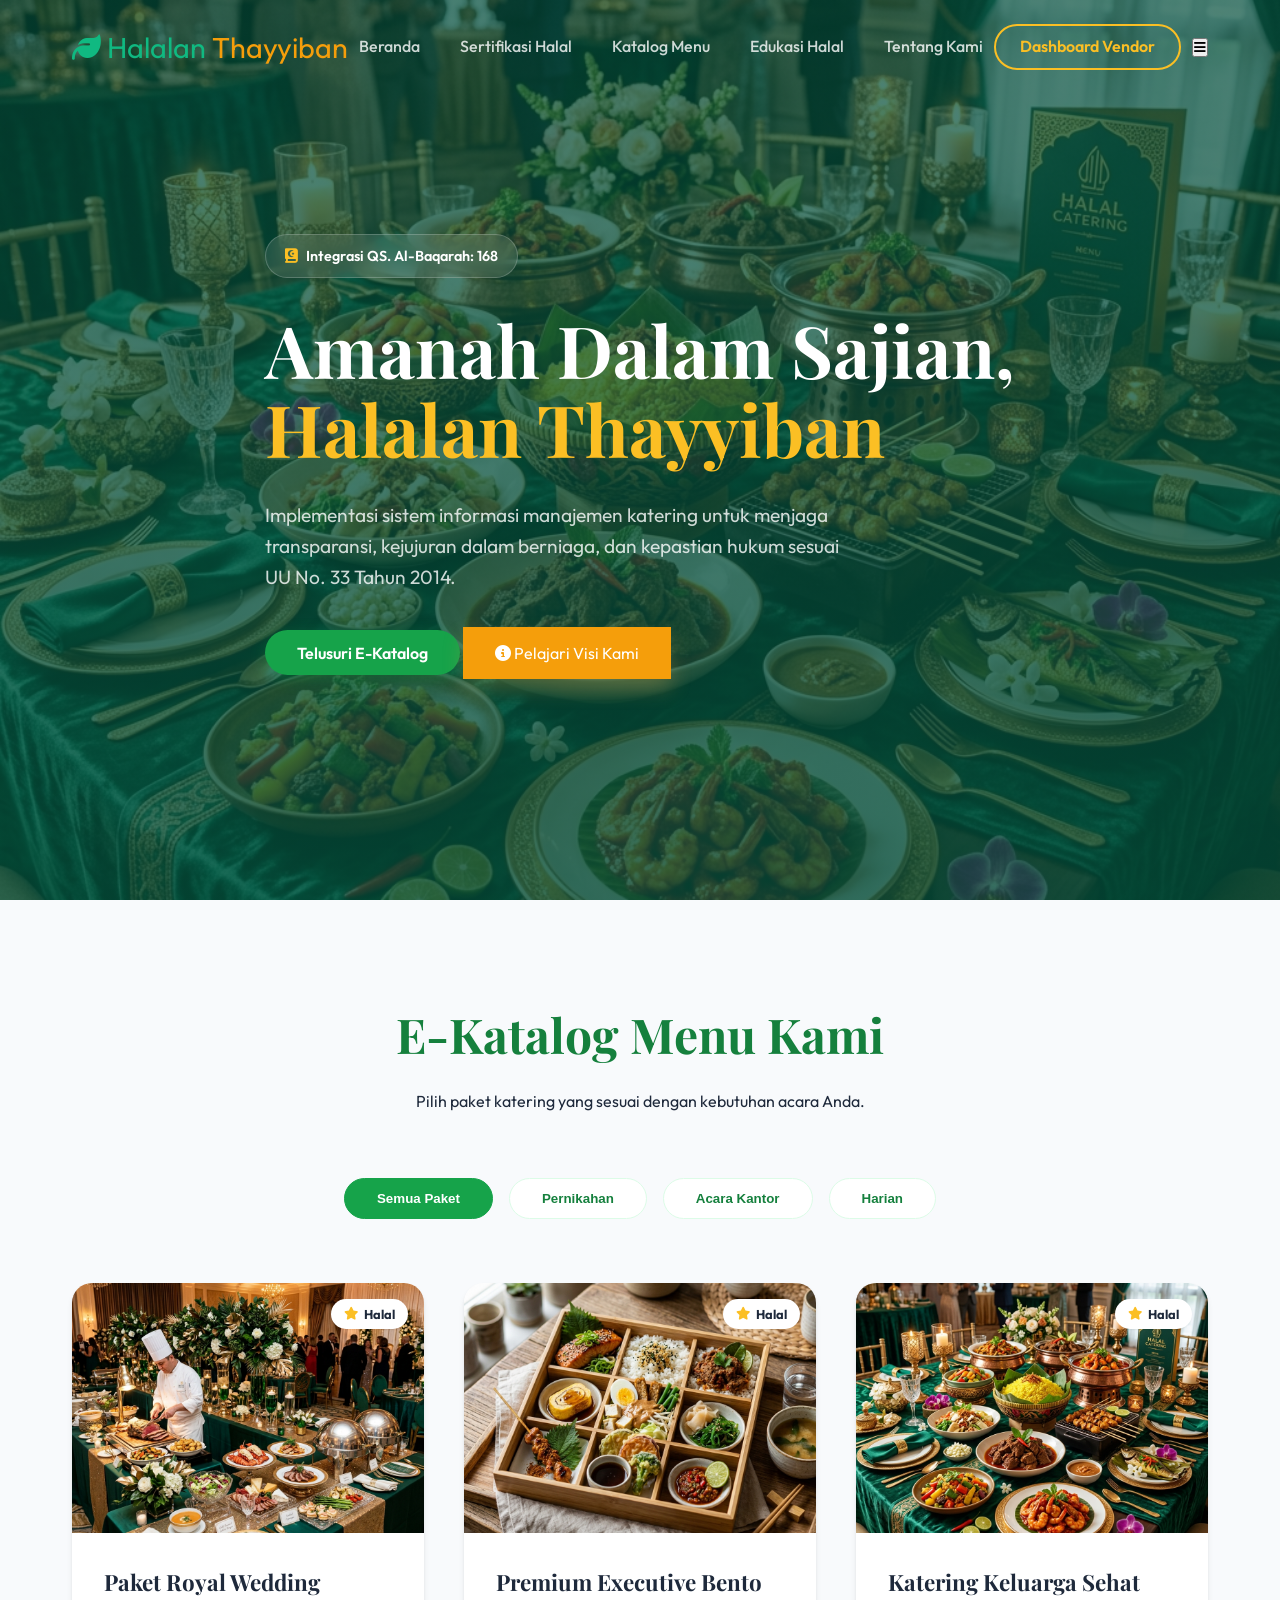
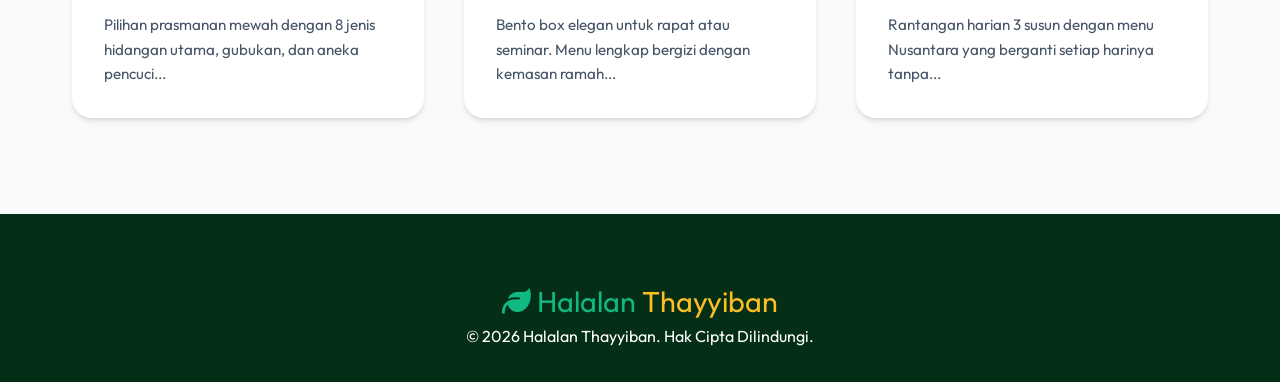
<file: index.html>
<!DOCTYPE html>
<html lang="id">

<head>
    <meta charset="UTF-8">
    <meta name="viewport" content="width=device-width, initial-scale=1.0">
    <title>Halalan Thayyiban | E-Katalog & Manajemen Katering Halal Terintegrasi</title>
    <!-- Google Fonts -->
    <link rel="preconnect" href="https://fonts.googleapis.com">
    <link rel="preconnect" href="https://fonts.gstatic.com" crossorigin>
    <link
        href="https://fonts.googleapis.com/css2?family=Outfit:wght@300;400;500;600;700;800&family=Playfair+Display:wght@600;700&display=swap"
        rel="stylesheet">
    <!-- FontAwesome -->
    <link rel="stylesheet" href="https://cdnjs.cloudflare.com/ajax/libs/font-awesome/6.4.0/css/all.min.css">
    <!-- Custom CSS -->
    <link rel="stylesheet" href="styles.css">
    <style>
        /* Specific Styles for Landing Page */
        .hero {
            background: linear-gradient(rgba(4, 78, 59, 0.7), rgba(4, 78, 59, 0.8)), url('hero.png');
            background-size: cover;
            background-position: center;
            min-height: 100vh;
            color: white;
            text-align: left;
            display: flex;
            align-items: center;
        }

        .hero-container {
            max-width: 1200px;
            text-align: left;
            align-items: flex-start;
        }

        .hero-badge {
            background: rgba(255, 255, 255, 0.1);
            backdrop-filter: blur(10px);
            padding: 0.6rem 1.2rem;
            border-radius: 50px;
            font-size: 0.9rem;
            font-weight: 600;
            margin-bottom: 2rem;
            display: inline-flex;
            align-items: center;
            gap: 0.5rem;
            border: 1px solid rgba(255, 255, 255, 0.2);
        }

        .hero-badge i {
            color: var(--gold-400);
        }

        .hero h1 {
            font-size: 4.5rem;
            line-height: 1.1;
            margin-bottom: 2rem;
            color: white;
        }

        .hero h1 .text-gold {
            color: var(--gold-400);
        }

        .hero p {
            font-size: 1.2rem;
            color: rgba(255, 255, 255, 0.8);
            max-width: 600px;
            margin-bottom: 3rem;
            margin-left: 0;
            text-align: left;
        }

        .hero-buttons {
            justify-content: flex-start;
        }

        .btn-gold {
            background-color: var(--gold-500);
            color: white;
            padding: 1rem 2rem;
            box-shadow: 0 10px 20px rgba(197, 157, 63, 0.3);
        }

        .btn-gold:hover {
            background-color: var(--gold-600);
            transform: translateY(-2px);
        }

        .logo {
            font-size: 1.8rem;
        }

        .logo .text-emerald {
            color: #10b981;
        }

        .logo .text-gold {
            color: var(--gold-500);
        }

        /* Catalog Section */
        .catalog-header {
            text-align: center;
            margin-bottom: 4rem;
        }

        .catalog-header h2 {
            font-size: 3rem;
            color: var(--emerald-700);
            margin-bottom: 1rem;
        }

        .filter-buttons {
            display: flex;
            justify-content: center;
            gap: 1rem;
            margin-bottom: 4rem;
        }

        .filter-btn {
            padding: 0.75rem 2rem;
            border-radius: 50px;
            font-weight: 600;
            border: 1px solid var(--emerald-100);
            background: white;
            color: var(--emerald-700);
            cursor: pointer;
            transition: var(--transition);
        }

        .filter-btn.active {
            background: var(--emerald-600);
            color: white;
            border-color: var(--emerald-600);
        }

        .menu-grid {
            display: grid;
            grid-template-columns: repeat(3, 1fr);
            gap: 2.5rem;
        }

        .menu-card {
            background: white;
            border-radius: 20px;
            overflow: hidden;
            box-shadow: var(--shadow-md);
            transition: var(--transition);
        }

        .menu-card:hover {
            transform: translateY(-10px);
            box-shadow: var(--shadow-lg);
        }

        .menu-img {
            height: 250px;
            position: relative;
        }

        .menu-img img {
            width: 100%;
            height: 100%;
            object-fit: cover;
        }

        .halal-tag {
            position: absolute;
            top: 1rem;
            right: 1rem;
            background: white;
            padding: 0.3rem 0.8rem;
            border-radius: 50px;
            font-size: 0.8rem;
            font-weight: 700;
            display: flex;
            align-items: center;
            gap: 0.4rem;
            box-shadow: var(--shadow-sm);
        }

        .halal-tag i {
            color: var(--gold-400);
        }

        .menu-body {
            padding: 2rem;
        }

        .menu-body h3 {
            font-size: 1.4rem;
            margin-bottom: 0.75rem;
        }

        .menu-body p {
            font-size: 0.95rem;
            color: var(--slate-600);
            margin-bottom: 0;
        }

        .nav-links a {
            color: rgba(255, 255, 255, 0.8);
        }

        .navbar.scrolled .nav-links a {
            color: var(--slate-600);
        }

        .navbar.scrolled .logo .text-emerald {
            color: var(--emerald-600);
        }

        .btn-outline-white-gold {
            border: 2px solid var(--gold-400);
            color: var(--gold-400);
            padding: 0.5rem 1.5rem;
        }

        .navbar.scrolled .btn-outline-white-gold {
            border-color: var(--emerald-600);
            color: var(--emerald-600);
        }
    </style>
</head>

<body>
    <!-- Navbar -->
    <nav class="navbar" id="navbar">
        <div class="container nav-container">
            <a href="#" class="logo">
                <i class="fas fa-leaf text-emerald"></i> <span class="text-emerald">Halalan</span> <span
                    class="text-gold">Thayyiban</span>
            </a>
            <ul class="nav-links">
                <li><a href="index.html">Beranda</a></li>
                <li><a href="sertifikasi.html">Sertifikasi Halal</a></li>
                <li><a href="katalog.html">Katalog Menu</a></li>
                <li><a href="edukasi.html">Edukasi Halal</a></li>
                <li><a href="tentang.html">Tentang Kami</a></li>
            </ul>
            <div class="nav-actions">
                <a href="dashboard.html" class="btn-outline-white-gold">Dashboard Vendor</a>
            </div>
            <button class="mobile-menu-btn">
                <i class="fas fa-bars"></i>
            </button>
        </div>
    </nav>

    <!-- Hero Section -->
    <header id="beranda" class="hero">
        <div class="container hero-container">
            <div class="hero-badge">
                <i class="fas fa-book-quran"></i> Integrasi QS. Al-Baqarah: 168
            </div>
            <h1>Amanah Dalam Sajian,<br><span class="text-gold">Halalan Thayyiban</span></h1>
            <p>Implementasi sistem informasi manajemen katering untuk menjaga transparansi, kejujuran dalam berniaga, dan kepastian hukum sesuai UU No. 33 Tahun 2014.</p>
            <div class="hero-buttons">
                <a href="katalog.html" class="btn-primary">Telusuri E-Katalog</a>
                <a href="edukasi.html" class="btn-gold"><i class="fas fa-info-circle"></i> Pelajari Visi Kami</a>
            </div>
        </div>
    </header>

    <!-- Catalog Section -->
    <section id="katalog" class="section">
        <div class="container">
            <div class="catalog-header">
                <h2>E-Katalog Menu Kami</h2>
                <p>Pilih paket katering yang sesuai dengan kebutuhan acara Anda.</p>
            </div>

            <div class="filter-buttons">
                <button class="filter-btn active">Semua Paket</button>
                <button class="filter-btn">Pernikahan</button>
                <button class="filter-btn">Acara Kantor</button>
                <button class="filter-btn">Harian</button>
            </div>

            <div class="menu-grid">
                <!-- Card 1 -->
                <div class="menu-card" data-category="pernikahan">
                    <div class="menu-img">
                        <img src="wedding.png" alt="Wedding Package">
                        <div class="halal-tag"><i class="fas fa-star"></i> Halal</div>
                    </div>
                    <div class="menu-body">
                        <h3>Paket Royal Wedding</h3>
                        <p>Pilihan prasmanan mewah dengan 8 jenis hidangan utama, gubukan, dan aneka pencuci...</p>
                    </div>
                </div>

                <!-- Card 2 -->
                <div class="menu-card" data-category="acara kantor">
                    <div class="menu-img">
                        <img src="bento.png" alt="Bento Package">
                        <div class="halal-tag"><i class="fas fa-star"></i> Halal</div>
                    </div>
                    <div class="menu-body">
                        <h3>Premium Executive Bento</h3>
                        <p>Bento box elegan untuk rapat atau seminar. Menu lengkap bergizi dengan kemasan ramah...</p>
                    </div>
                </div>

                <!-- Card 3 -->
                <div class="menu-card" data-category="harian">
                    <div class="menu-img">
                        <img src="hero.png" alt="Healthy Catering">
                        <div class="halal-tag"><i class="fas fa-star"></i> Halal</div>
                    </div>
                    <div class="menu-body">
                        <h3>Katering Keluarga Sehat</h3>
                        <p>Rantangan harian 3 susun dengan menu Nusantara yang berganti setiap harinya tanpa...</p>
                    </div>
                </div>
            </div>
        </div>
    </section>

    <!-- Footer (Simplified) -->
    <footer class="footer">
        <div class="container" style="text-align: center;">
            <a href="#" class="logo" style="justify-content: center; margin-bottom: 2rem; color: white;">
                <i class="fas fa-leaf" style="color: #10b981;"></i> <span style="color: #10b981;">Halalan</span> <span
                    style="color: var(--gold-400);">Thayyiban</span>
            </a>
            <p>&copy; 2026 Halalan Thayyiban. Hak Cipta Dilindungi.</p>
        </div>
    </footer>

    <script src="script.js"></script>
</body>

</html>
</file>
<file: styles.css>
:root {
    /* Color Palette - Premium Emerald & Gold */
    --emerald-50: #f0fdf4;
    --emerald-100: #dcfce7;
    --emerald-200: #bbf7d0;
    --emerald-300: #86efac;
    --emerald-400: #4ade80;
    --emerald-500: #22c55e;
    --emerald-600: #16a34a;
    --emerald-700: #15803d;
    --emerald-800: #166534;
    --emerald-900: #14532d;
    --emerald-950: #052e16;

    --gold-50: #fffbeb;
    --gold-100: #fef3c7;
    --gold-200: #fde68a;
    --gold-300: #fcd34d;
    --gold-400: #fbbf24;
    --gold-500: #f59e0b;
    --gold-600: #d97706;
    --gold-700: #b45309;
    --gold-800: #92400e;
    --gold-900: #78350f;

    --slate-50: #f8fafc;
    --slate-100: #f1f5f9;
    --slate-200: #e2e8f0;
    --slate-300: #cbd5e1;
    --slate-400: #94a3b8;
    --slate-500: #64748b;
    --slate-600: #475569;
    --slate-700: #334155;
    --slate-800: #1e293b;
    --slate-900: #0f172a;

    /* Typography */
    --font-primary: 'Outfit', sans-serif;
    --font-secondary: 'Playfair Display', serif;

    /* Shadows */
    --shadow-sm: 0 1px 2px 0 rgb(0 0 0 / 0.05);
    --shadow-md: 0 4px 6px -1px rgb(0 0 0 / 0.1), 0 2px 4px -2px rgb(0 0 0 / 0.1);
    --shadow-lg: 0 10px 15px -3px rgb(0 0 0 / 0.1), 0 4px 6px -4px rgb(0 0 0 / 0.1);
    --shadow-xl: 0 20px 25px -5px rgb(0 0 0 / 0.1), 0 8px 10px -6px rgb(0 0 0 / 0.1);

    /* Transitions */
    --transition: all 0.3s cubic-bezier(0.4, 0, 0.2, 1);
}

/* Global Styles */
* {
    margin: 0;
    padding: 0;
    box-sizing: border-box;
}

body {
    font-family: var(--font-primary);
    background-color: var(--slate-50);
    color: var(--slate-800);
    line-height: 1.6;
}

h1, h2, h3, h4, h5, h6 {
    font-family: var(--font-secondary);
    font-weight: 700;
}

a {
    text-decoration: none;
    transition: var(--transition);
}

ul {
    list-style: none;
}

.container {
    max-width: 1200px;
    margin: 0 auto;
    padding: 0 2rem;
}

.section {
    padding: 6rem 0;
}

/* Navbar Custom Styles */
.navbar {
    position: fixed;
    top: 0;
    left: 0;
    right: 0;
    z-index: 1000;
    padding: 1.5rem 0;
    transition: var(--transition);
    background: transparent;
}

.navbar.scrolled {
    background: rgba(255, 255, 255, 0.95);
    backdrop-filter: blur(10px);
    padding: 1rem 0;
    box-shadow: var(--shadow-md);
}

.nav-container {
    display: flex;
    justify-content: space-between;
    align-items: center;
}

.nav-links {
    display: flex;
    gap: 2.5rem;
}

.nav-links a {
    font-weight: 500;
    font-size: 1rem;
}

.nav-links a:hover {
    color: var(--gold-500) !important;
}

.nav-actions {
    display: flex;
    align-items: center;
    gap: 1.5rem;
}

/* Buttons */
.btn-primary {
    background-color: var(--emerald-600);
    color: white;
    padding: 0.8rem 2rem;
    border-radius: 50px;
    font-weight: 600;
    border: none;
    cursor: pointer;
    box-shadow: 0 4px 15px rgba(22, 163, 74, 0.3);
}

.btn-primary:hover {
    background-color: var(--emerald-700);
    transform: translateY(-2px);
}

.btn-outline-white-gold {
    padding: 0.8rem 2rem;
    border-radius: 50px;
    font-weight: 600;
    cursor: pointer;
}

/* Text Colors */
.text-emerald { color: var(--emerald-600); }
.text-gold { color: var(--gold-500); }

/* Footer */
.footer {
    background: var(--emerald-950);
    color: white;
    padding: 4rem 0 2rem;
}

/* Responsive */
@media (max-width: 768px) {
    .nav-links {
        display: none;
    }
    
    .hero h1 {
        font-size: 3rem;
    }
}
</file>
